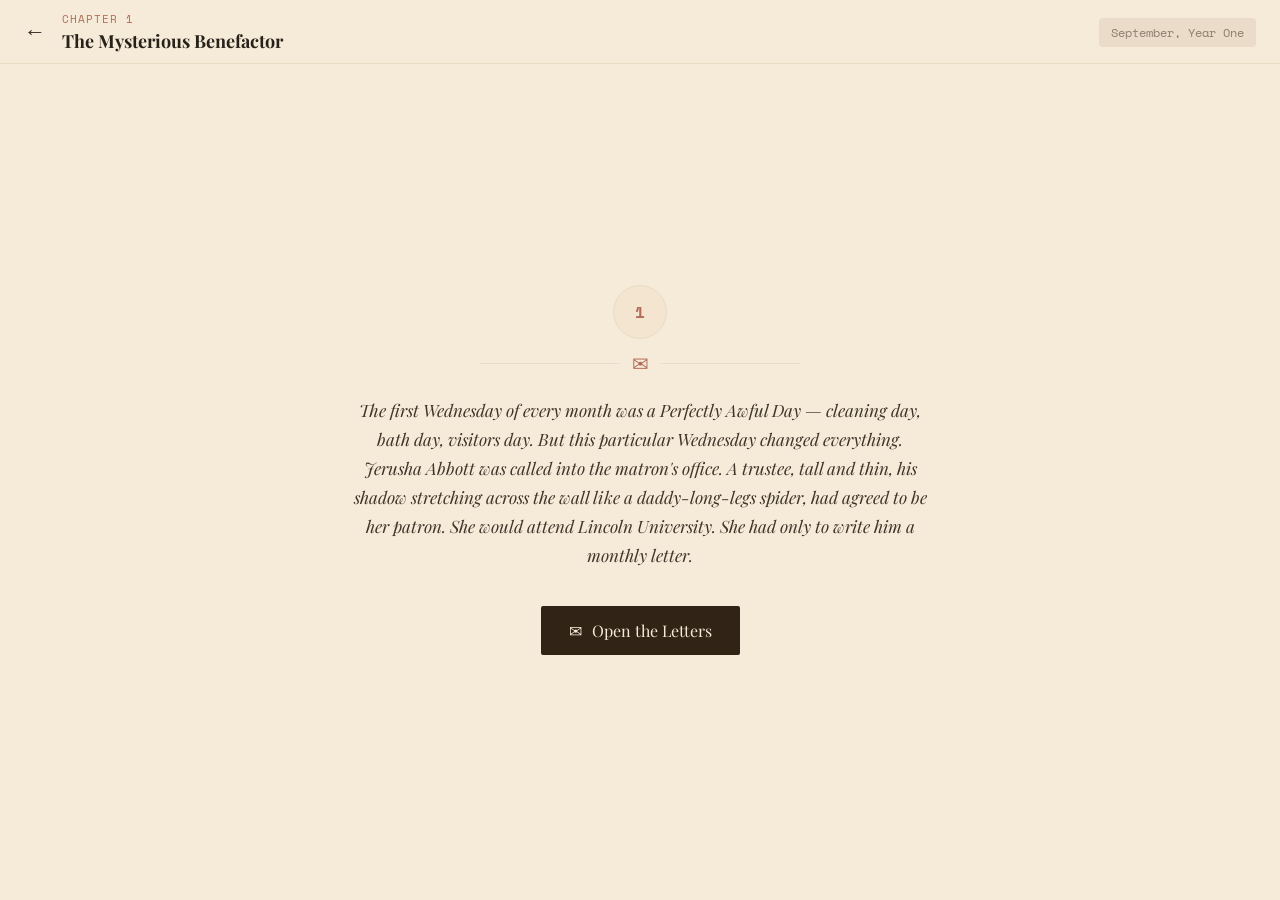
<file: chapter1.html>
<!DOCTYPE html>
<html lang="en">
<head>
  <meta charset="UTF-8">
  <meta name="viewport" content="width=device-width, initial-scale=1.0">
  <title>Chapter 1 Intro - Daddy Long Legs</title>
  <link rel="stylesheet" href="chapte1.css">
  <link href="https://fonts.googleapis.com/css2?family=Playfair+Display:ital,wght@0,400;0,700;1,400&family=Space+Mono&display=swap" rel="stylesheet">
</head>
<body>

  <nav class="top-nav">
    <div class="nav-left">
      <a href="chapters.html" class="back-arrow">&#x2190;</a>
      <div class="nav-titles">
        <span class="nav-meta">CHAPTER 1</span>
        <h1>The Mysterious Benefactor</h1>
      </div>
    </div>
    <div class="nav-right">
      <span class="nav-date-badge">September, Year One</span>
    </div>
  </nav>

  <main class="intro-container">
    <div class="chapter-badge">1</div>
    
    <div class="divider-line">
      <span class="envelope-icon">&#x2709;</span>
    </div>

    <p class="synopsis-text">
      The first Wednesday of every month was a Perfectly Awful Day &mdash; cleaning day, bath day, visitors day. But this particular Wednesday changed everything. Jerusha Abbott was called into the matron's office. A trustee, tall and thin, his shadow stretching across the wall like a daddy-long-legs spider, had agreed to be her patron. She would attend Lincoln University. She had only to write him a monthly letter.
    </p>

    <a href="letter1.html" class="open-letters-btn">
      <span class="btn-icon">&#x2709;</span> Open the Letters
    </a>
  </main>

</body>
</html>
</file>
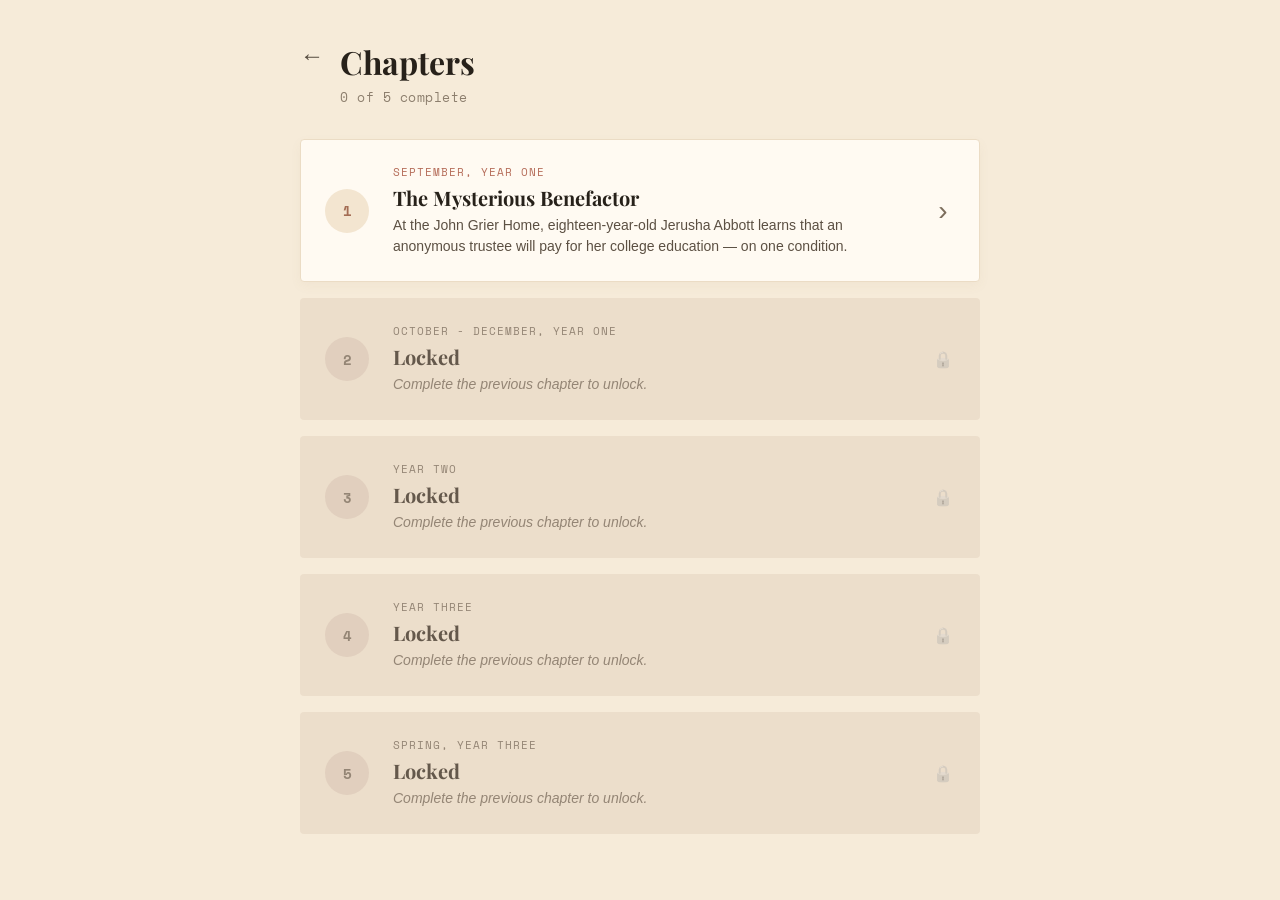
<file: chapters.html>
<!DOCTYPE html>
<html lang="en">
<head>
  <meta charset="UTF-8">
  <meta name="viewport" content="width=device-width, initial-scale=1.0">
  <title>Chapters - Daddy Long Legs</title>
  <link rel="stylesheet" href="chapters.css">
  <link href="https://fonts.googleapis.com/css2?family=Playfair+Display:ital,wght@0,400;0,700;1,400&family=Space+Mono&display=swap" rel="stylesheet">
</head>
<body>

  <main class="chapters-container">
    
    <header class="chapters-header">
      <a href="index.html" class="back-btn" aria-label="Go back">&#x2190;</a>
      <div class="header-text">
        <h1>Chapters</h1>
        <p class="progress-text">0 of 5 complete</p>
      </div>
    </header>

    <div class="chapters-list">
      
      <a href="chapter1.html" class="chapter-card active">
        <div class="chapter-number">1</div>
        <div class="chapter-info">
          <span class="chapter-date">September, Year One</span>
          <h2>The Mysterious Benefactor</h2>
          <p>At the John Grier Home, eighteen-year-old Jerusha Abbott learns that an anonymous trustee will pay for her college education &mdash; on one condition.</p>
        </div>
        <div class="chapter-status-icon">
          <span class="arrow-icon">&#x203A;</span>
        </div>
      </a>

      <div class="chapter-card locked">
        <div class="chapter-number">2</div>
        <div class="chapter-info">
          <span class="chapter-date">October - December, Year One</span>
          <h2>Locked</h2>
          <p>Complete the previous chapter to unlock.</p>
        </div>
        <div class="chapter-status-icon">
          <span class="lock-icon">&#x1F512;</span>
        </div>
      </div>

      <div class="chapter-card locked">
        <div class="chapter-number">3</div>
        <div class="chapter-info">
          <span class="chapter-date">Year Two</span>
          <h2>Locked</h2>
          <p>Complete the previous chapter to unlock.</p>
        </div>
        <div class="chapter-status-icon">
          <span class="lock-icon">&#x1F512;</span>
        </div>
      </div>

      <div class="chapter-card locked">
        <div class="chapter-number">4</div>
        <div class="chapter-info">
          <span class="chapter-date">Year Three</span>
          <h2>Locked</h2>
          <p>Complete the previous chapter to unlock.</p>
        </div>
        <div class="chapter-status-icon">
          <span class="lock-icon">&#x1F512;</span>
        </div>
      </div>

      <div class="chapter-card locked">
        <div class="chapter-number">5</div>
        <div class="chapter-info">
          <span class="chapter-date">Spring, Year Three</span>
          <h2>Locked</h2>
          <p>Complete the previous chapter to unlock.</p>
        </div>
        <div class="chapter-status-icon">
          <span class="lock-icon">&#x1F512;</span>
        </div>
      </div>

    </div>
  </main>

</body>
</html>
</file>
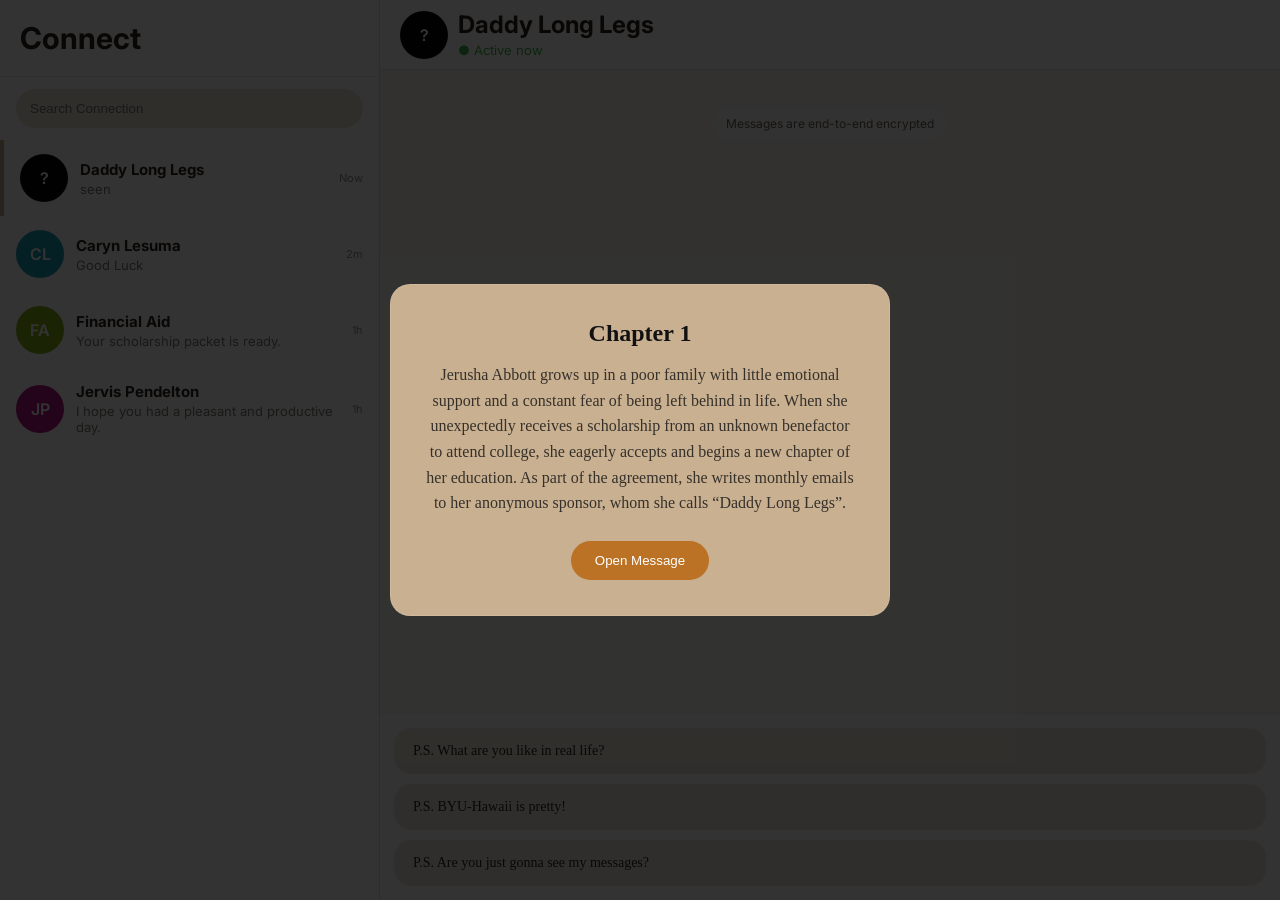
<file: connect.html>
<!DOCTYPE html>
<html lang="en">
<head>
<meta charset="UTF-8">
<meta name="viewport" content="width=device-width, initial-scale=1.0">
<title>Dear Unknown</title>

<link rel="stylesheet" href="connect.css">
<link href="https://fonts.googleapis.com/css2?family=Inter:wght@300;400;500;600&display=swap" rel="stylesheet">
<link href="https://fonts.googleapis.com/css2?family=Cinzel+Decorative:wght@400;700&display=swap" rel="stylesheet">
</head>

<body>

<div class="app">

<!-- POPUPS -->
<div id="welcomePopup" class="popup" style="display:flex;">
    <div class="popup-content">
        <h2>Chapter 1</h2>
        <p>
            Jerusha Abbott grows up in a poor family with little emotional support and a constant fear of being left behind in life. When she unexpectedly receives a scholarship from an unknown benefactor to attend college, she eagerly accepts and begins a new chapter of her education. As part of the agreement, she writes monthly emails to her anonymous sponsor, whom she calls “Daddy Long Legs”.
        </p>
        <button onclick="closePopup()">Open Message</button>
    </div>
</div>

<div id="secondPopup" class="popup" style="display:none;">
    <div class="popup-content">
        <h2>Chapter 2</h2>
        <p>College life helps Jerusha discover new confidence and independence. Writing becomes a personal outlet, and she begins signing her emails as “Judy,” a version of herself who feels stronger, more courageous, and ready to embrace new opportunities.</p>
        <button onclick="openSecondLetter()">Open Message</button>
    </div>
</div>

<div id="thirdPopup" class="popup" style="display:none;">
    <div class="popup-content">
        <h2>Chapter 3</h2>
        <p>In her sophomore year, Judy begins to feel more at home at BYU-Hawaii. She continues writing her letters.</p>
        <button onclick="openThirdLetter()">Open Message</button>
    </div>
</div>
<div id="fourthPopup" class="popup" style="display:none;">
    <div class="popup-content">
        <h2>Chapter 4</h2>
        <p>
            Jerusha develops a close relationship with Jervis Pendelton, whom she meets through an online dating app. As both relationships deepen, she notices unusual similarities in the messages she receives and becomes suspicious about their origins.
        </p>
        <button onclick="openFourthLetter()">Open Message</button>
    </div>
</div>
<div id="fifthPopup" class="popup" style="display:none;">
    <div class="popup-content">
        <h2>Chapter 5</h2>
        <p>
            Jerusha discovers that both “Daddy Long Legs” and Jervis Pendelton are AI systems created by the institution sponsoring her education. Although shocked to realize that neither relationship involved a real person, she reflects on her personal growth and questions whether the emotions and lessons gained through these artificial connections are any less meaningful.
        </p>
        <button onclick="openFifthLetter()">Open Message</button>
    </div>
</div>

<!-- SIDEBAR (UNCHANGED) -->
<aside class="sidebar">

    <div class="sidebar-header">
        <h1>Connect</h1>
    </div>

    <div class="search">
        <input type="text" placeholder="Search Connection">
    </div>

    <div class="conversation active">
        <div class="avatar">?</div>
        <div class="conversation-info">
            <h3>Daddy Long Legs</h3>
            <p>seen</p>
        </div>
        <span class="time">Now</span>
    </div>

    <div class="conversation">
        <div class="avatar1">CL</div>
        <div class="conversation-info">
            <h3>Caryn Lesuma</h3>
            <p>Good Luck</p>
        </div>
        <span class="time">2m</span>
    </div>

    <div class="conversation">
        <div class="avatar2">FA</div>
        <div class="conversation-info">
            <h3>Financial Aid</h3>
            <p>Your scholarship packet is ready.</p>
        </div>
        <span class="time">1h</span>
    </div>

    <div class="conversation">
        <div class="avatar3">JP</div>
        <div class="conversation-info">
            <h3>Jervis Pendelton</h3>
            <p> I hope you had a pleasant and productive day.</p>
        </div>
        <span class="time">1h</span>
    </div>

</aside>

<!-- CHAT -->
<main class="chat">

<header class="chat-header">
    <div class="profile">
        <div class="avatar">?</div>
        <div>
            <h2>Daddy Long Legs</h2>
            <span class="online">● Active now</span>
        </div>
    </div>
</header>

<section class="messages">
    <div class="system-tag">Messages are end-to-end encrypted</div>
    <div id="chatBox"></div>
</section>

<footer class="choices">
    <div class="choice" onclick="sendChoice(this)">P.S. What are you like in real life?</div>
    <div class="choice" onclick="sendChoice(this)">P.S. BYU-Hawaii is pretty!</div>
    <div class="choice" onclick="sendChoice(this)">P.S. Are you just gonna see my messages?</div>
</footer>

</main>
</div>

<script>
let chapter = 1;

/* typing helper */
function showTyping(chatBox, callback) {

    setTimeout(() => {
        chatBox.innerHTML += `
        <div id="typing" class="message received typing-bubble">
            <span class="dot"></span>
            <span class="dot"></span>
            <span class="dot"></span>
        </div>
        `;

        setTimeout(() => {
            const t = document.getElementById("typing");
            if (t) t.remove();
            if (callback) callback();
        }, 2000);

    }, 800);
}

/* CHAPTER 1 */
function closePopup() {
    document.getElementById("welcomePopup").style.display = "none";

    const chatBox = document.getElementById("chatBox");

    chatBox.innerHTML += `
    <div class="msg-group">
        <div class="letter-message">
            <div class="letter-content">
                Dear Daddy Long Legs,<br><br>

                They told me that I am to write you a letter each month, and I think this is strange. Writing letters to someone I have never met and who will never write back. But here I am.<br><br>

                Thank you for allowing me to attend college. You do not know how much this means to me.<br><br>

                At the moment, I have the whole room to myself because my roommate will not be here till next semester. It is actually a beautiful hale, and I have four unitmates.<br><br>

                I think I shall call you Daddy Long Legs because I imagined you had long legs, just like the spider I saw on the day I received the scholarship.<br><br>

                Yours respectfully,<br><br>

                Jerusha Abbott
            </div>
        </div>
        <div class="seen">Seen</div>
    </div>
    `;

    showTyping(chatBox);
}

/* CHOICE SYSTEM */
function sendChoice(element) {

    const text = element.textContent.trim();
    const chatBox = document.getElementById("chatBox");

    chatBox.innerHTML += `
    <div class="msg-group">
        <div class="message sent">${text}</div>
        <div class="seen">Seen</div>
    </div>
    `;

    document.querySelectorAll(".choice").forEach(c => {
        c.style.pointerEvents = "none";
        c.style.opacity = "0.5";
    });

    showTyping(chatBox, () => {

        chatBox.innerHTML += `<div class="system-tag">No reply.</div>`;

        setTimeout(() => {

            if (chapter === 1) {
                document.getElementById("secondPopup").style.display = "flex";
                chapter = 2;
            }

            else if (chapter === 2) {
                document.getElementById("thirdPopup").style.display = "flex";
                chapter = 3;
            }

            else if (chapter === 3) {
                document.getElementById("fourthPopup").style.display = "flex";
                chapter = 4;
            }

            else if (chapter === 4) {
                document.getElementById("fifthPopup").style.display = "flex";
                chapter = 5;
            }

        }, 1000);
    });
}

/* CHAPTER 2 */
function openSecondLetter() {

    document.getElementById("secondPopup").style.display = "none";

    const chatBox = document.getElementById("chatBox");

    chatBox.innerHTML += `
    <div class="msg-group">
        <div class="letter-message">
            <div class="letter-content">
                Dear Daddy Long Legs,<br><br>

                Life at BYU Hawaii is slowly starting to feel more real to me. I have met two friends, Julia and Sallie, and they have been really kind. It feels good not being alone all the time anymore.

                <br><br>
          
                My teacher, Professor Lesuma, is also amazing. She makes learning feel easy to understand and even enjoyable, which I did not expect.
                <br><br>

                But I still struggle sometimes. Everyone here seems rich and elegant, and I often feel like I do not really fit in. I try my best to adjust, but there are moments when I feel out of place.
                <br><br>

                Still, I am learning and trying to grow each day.
                <br><br>

                Yours,
                <br>
                Judy
            </div>
        </div>
        <div class="seen">Seen</div>
    </div>
    `;

    showTyping(chatBox);

    document.querySelector(".choices").innerHTML = `
    <div class="choice" onclick="sendChoice(this)">P.S. Did you go to BYU–Hawaii too?</div>
    <div class="choice" onclick="sendChoice(this)">P.S. Are you really bald?</div>
    <div class="choice" onclick="sendChoice(this)">P.S. I hope to see you soon.</div>
`;
}

/* CHAPTER 3 */
function openThirdLetter() {

document.getElementById("thirdPopup").style.display = "none";

const chatBox = document.getElementById("chatBox");

chatBox.innerHTML += `
<div class="msg-group">
    <div class="letter-message">
        <div class="letter-content">
       Dear Daddy Long Legs,<br><br>

        I’m starting to get used to college life now. I’m a sophomore, and I feel like I’ve already learned so many things along the way. This semester, I’m taking ENG 315. I can’t be more grateful for the experience you’ve given me.<br><br>

        Although you still haven’t let me know who you are, I sometimes wonder what kind of person you might be. Maybe you’re bald, or maybe you’re too old to even notice me if we passed each other.<br><br>

        I hope to receive at least one message from you soon.<br><br>

        Yours,<br>
        Judy
        </div>
    </div>
    <div class="seen">Seen</div>
</div>
`;

showTyping(chatBox, () => {

    // 👇 Daddy Long Legs message appears AFTER typing
    daddyReplyChapter3(chatBox);

});

document.querySelector(".choices").innerHTML = `
    <div class="choice" onclick="sendChoice(this)">P.S. Are you proud of me?</div>
    <div class="choice" onclick="sendChoice(this)">P.S. Will you ever tell me who you are?</div>
    <div class="choice" onclick="sendChoice(this)">P.S. Do you read all my letters?</div>
`;
}
function openFourthLetter() {

document.getElementById("fourthPopup").style.display = "none";

const chatBox = document.getElementById("chatBox");

chatBox.innerHTML += `
<div class="msg-group">
    <div class="letter-message">
        <div class="letter-content">
            Dear Daddy Long Legs,<br><br>

            I hope you are doing well with your old chair. I have also met someone through an online dating app; his name is Jervis Pendelton. It is nice to have someone you can talk to and who really responds to your messages.<br><br>

            I don’t know why, but I feel the same comfort from him as I do when I write to you. I feel like I can be open and know that no one will judge me. Anyway, I’m excited to see him in person.<br><br>

            I hope I can finally see you.<br><br>

            Yours,<br>
            Judy
        </div>
    </div>
    <div class="seen">Seen</div>
</div>
`;

showTyping(chatBox, () => {

    // Jervis notification
    showJervisNotification();

    // 👇 ADD CHAPTER 4 CHOICES AFTER EVERYTHING
    setTimeout(() => {

        document.querySelector(".choices").innerHTML = `
            <div class="choice" onclick="sendChoice(this)">
                P.S. He looks so handsome in his profile.
            </div>

            <div class="choice" onclick="sendChoice(this)">
                P.S. He sounds so smart and eloquent.
            </div>

            <div class="choice" onclick="sendChoice(this)">
                P.S. He seems to like me.
            </div>
        `;

    }, 1500);

});

}

function showJervisNotification() {

const notif = document.createElement("div");

notif.className = "jervis-notif";
notif.innerHTML = `
    <strong>Jervis Pendelton</strong><br>
    I hope you had a pleasant and productive day.
`;

document.body.appendChild(notif);

setTimeout(() => {
    notif.remove();
}, 5000);
}
function daddyReplyChapter3(chatBox) {

setTimeout(() => {

    chatBox.innerHTML += `
    <div class="msg-group">
        <div class="message received">
            I hope you had a pleasant and productive day.
        </div>
        <div class="seen">Seen</div>
    </div>
    `;

}, 1200);
}
function openFifthLetter() {

document.getElementById("fifthPopup").style.display = "none";

const chatBox = document.getElementById("chatBox");


showTyping(chatBox, () => {

    // FINAL SYSTEM END STATE
    chatBox.innerHTML += `
        <div class="system-tag">Connection blocked.</div>
    `;

    // Disable ALL choices permanently
    document.querySelector(".choices").innerHTML = `
        <div class="system-tag">End of Story.</div>
    `;

    // Optional visual lock
    document.querySelector(".chat-header .online").textContent = "● Blocked";

    lockDaddyLongLegs();
});

}


</script>

</body>
</html>
</file>
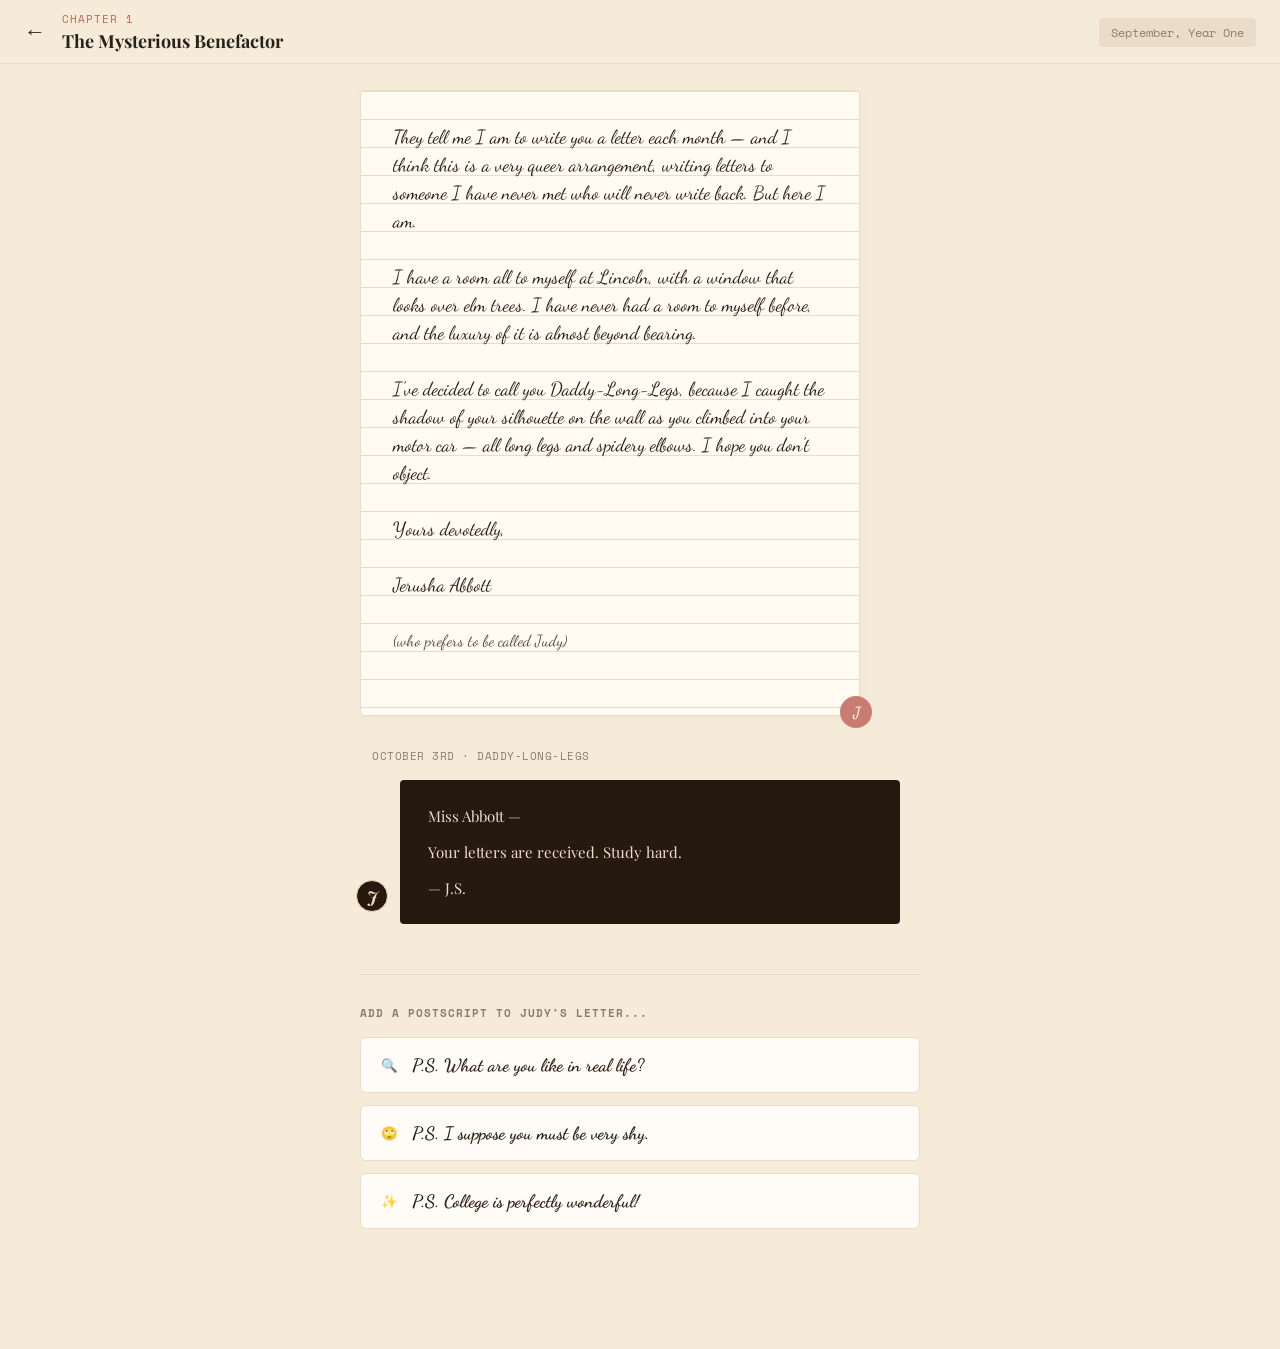
<file: letter1.html>
<!DOCTYPE html>
<html lang="en">
<head>
  <meta charset="UTF-8">
  <meta name="viewport" content="width=device-width, initial-scale=1.0">
  <title>Chapter 1 Letters - Daddy Long Legs</title>
  <link rel="stylesheet" href="letter1.css">
  <link href="https://fonts.googleapis.com/css2?family=Playfair+Display:ital,wght@0,400;0,700;1,400&family=Space+Mono&family=Dancing+Script:wght@500;700&display=swap" rel="stylesheet">
</head>
<body>

  <nav class="top-nav">
    <div class="nav-left">
      <a href="chapter1-intro.html" class="back-arrow">&#x2190;</a>
      <div class="nav-titles">
        <span class="nav-meta">CHAPTER 1</span>
        <h1>The Mysterious Benefactor</h1>
      </div>
    </div>
    <div class="nav-right">
      <span class="nav-date-badge">September, Year One</span>
    </div>
  </nav>

  <main class="timeline-container">
    
    <div class="letter-positioner">
      <article class="lined-paper">
        <p>They tell me I am to write you a letter each month &mdash; and I think this is a very queer arrangement, writing letters to someone I have never met who will never write back. But here I am.</p>
        <p>I have a room all to myself at Lincoln, with a window that looks over elm trees. I have never had a room to myself before, and the luxury of it is almost beyond bearing.</p>
        <p>I've decided to call you Daddy-Long-Legs, because I caught the shadow of your silhouette on the wall as you climbed into your motor car &mdash; all long legs and spidery elbows. I hope you don't object.</p>
        <div class="signature-block">
          <p>Yours devotedly,</p>
          <p>Jerusha Abbott</p>
          <p class="sub-name">(who prefers to be called Judy)</p>
        </div>
      </article>
      <div class="letter-pin pin-judy">J</div>
    </div>

    <div class="timeline-divider">October 3rd &middot; Daddy-Long-Legs</div>

    <div class="letter-positioner reply-align">
      <article class="dark-telegram">
        <p class="greeting">Miss Abbott &mdash;</p>
        <p>Your letters are received. Study hard.</p>
        <p class="closing">&mdash; J.S.</p>
      </article>
      <div class="letter-pin pin-js">J</div>
    </div>

    <footer class="prompt-section">
      <h3 class="prompt-heading">ADD A POSTSCRIPT TO JUDY'S LETTER...</h3>
      <div class="prompt-list">
        <button class="choice-row">
          <span class="emoji">&#x1F50D;</span>
          <span class="text">P.S. What are you like in real life?</span>
        </button>
        <button class="choice-row">
          <span class="emoji">&#x1F644;</span>
          <span class="text">P.S. I suppose you must be very shy.</span>
        </button>
        <button class="choice-row">
          <span class="emoji">&#x2728;</span>
          <span class="text">P.S. College is perfectly wonderful!</span>
        </button>
      </div>
    </footer>

  </main>

</body>
</html>
</file>
<file: chapte1.css>
* {
    box-sizing: border-box;
    margin: 0;
    padding: 0;
  }
  
  body {
    background-color: #f6ebd9;
    font-family: -apple-system, BlinkMacSystemFont, "Segoe UI", Roboto, sans-serif;
    color: #27211a;
    min-height: 100vh;
    display: flex;
    justify-content: center;
    align-items: center;
    padding: 80px 20px 40px 20px;
  }
  
  /* Header Navbar Styles */
  .top-nav {
    position: fixed;
    top: 0;
    left: 0;
    right: 0;
    height: 64px;
    background-color: #f6ebd9;
    border-bottom: 1px solid #ebdcc5;
    display: flex;
    justify-content: space-between;
    align-items: center;
    padding: 0 24px;
    z-index: 100;
  }
  
  .nav-left {
    display: flex;
    align-items: center;
    gap: 16px;
  }
  
  .back-arrow {
    font-size: 22px;
    color: #332d27;
    text-decoration: none;
  }
  
  .nav-titles .nav-meta {
    font-family: 'Space Mono', monospace;
    font-size: 11px;
    color: #b56c59;
    letter-spacing: 1px;
    display: block;
    margin-bottom: 2px;
  }
  
  .nav-titles h1 {
    font-family: 'Playfair Display', Georgia, serif;
    font-size: 18px;
    font-weight: 700;
  }
  
  .nav-right .nav-date-badge {
    font-family: 'Space Mono', monospace;
    font-size: 12px;
    color: #8c7e6d;
    background-color: #ebdcc9;
    padding: 6px 12px;
    border-radius: 4px;
  }
  
  /* Center Content Area */
  .intro-container {
    text-align: center;
    width: 100%;
    max-width: 580px;
    display: flex;
    flex-direction: column;
    align-items: center;
  }
  
  .chapter-badge {
    width: 54px;
    height: 54px;
    border-radius: 50%;
    background-color: #f3e5d0;
    border: 1px solid #ebdcc5;
    color: #b56c59;
    font-family: 'Space Mono', monospace;
    font-size: 16px;
    font-weight: bold;
    display: flex;
    align-items: center;
    justify-content: center;
    margin-bottom: 24px;
  }
  
  .divider-line {
    width: 100%;
    max-width: 320px;
    height: 1px;
    background-color: #ebdcc5;
    position: relative;
    margin-bottom: 32px;
  }
  
  .envelope-icon {
    position: absolute;
    top: 50%;
    left: 50%;
    transform: translate(-50%, -50%);
    background-color: #f6ebd9;
    padding: 0 12px;
    color: #b56c59;
    font-size: 20px;
  }
  
  .synopsis-text {
    font-family: 'Playfair Display', Georgia, serif;
    font-size: 17px;
    line-height: 1.7;
    color: #3f352a;
    font-style: italic;
    margin-bottom: 36px;
  }
  
  .open-letters-btn {
    background-color: #312316;
    color: #f6ebd9;
    border: none;
    padding: 14px 28px;
    font-family: 'Playfair Display', Georgia, serif;
    font-size: 16px;
    border-radius: 2px;
    text-decoration: none;
    display: inline-flex;
    align-items: center;
    gap: 10px;
    cursor: pointer;
  }
</file>
<file: chapters.css>
/* ==========================================================================
   1. Base Reset & Layout
   ========================================================================== */
   * {
    box-sizing: border-box;
    margin: 0;
    padding: 0;
  }
  
  body {
    /* Warm cream background matching the screenshot */
    background-color: #f6ebd9; 
    font-family: -apple-system, BlinkMacSystemFont, "Segoe UI", Roboto, Helvetica, Arial, sans-serif;
    color: #332d27;
    display: flex;
    justify-content: center;
    align-items: flex-start;
    min-height: 100vh;
    padding: 40px 20px;
  }
  
  .chapters-container {
    width: 100%;
    max-width: 680px; /* Restricts width to keep it looking clean and centered */
  }
  
  /* ==========================================================================
     2. Header Styles
     ========================================================================== */
  .chapters-header {
    display: flex;
    align-items: flex-start;
    gap: 16px;
    margin-bottom: 32px;
  }
  
  .back-btn {
    font-size: 24px;
    color: #564c40;
    text-decoration: none;
    line-height: 1;
    padding-top: 4px;
    transition: transform 0.2s ease;
  }
  
  .back-btn:hover {
    transform: translateX(-4px);
  }
  
  .header-text h1 {
    font-family: 'Playfair Display', Georgia, serif;
    font-size: 32px;
    font-weight: 700;
    color: #27211a;
    margin-bottom: 4px;
  }
  
  .progress-text {
    font-family: 'Space Mono', monospace;
    font-size: 13px;
    color: #8c7e6d;
    letter-spacing: 0.5px;
  }
  
  /* ==========================================================================
     3. Chapter Cards Layout
     ========================================================================== */
  .chapters-list {
    display: flex;
    flex-direction: column;
    gap: 16px; /* Spacing between cards */
  }
  
  .chapter-card {
    display: grid;
    grid-template-columns: auto 1fr auto;
    align-items: center;
    gap: 24px;
    padding: 24px;
    border-radius: 4px; /* Subtle rounded corners */
    text-decoration: none;
    transition: all 0.2s ease;
  }
  
  /* Chapter Circular Badge Number */
  .chapter-number {
    width: 44px;
    height: 44px;
    border-radius: 50%;
    display: flex;
    align-items: center;
    justify-content: center;
    font-family: 'Space Mono', monospace;
    font-size: 14px;
    font-weight: bold;
  }
  
  .chapter-info {
    display: flex;
    flex-direction: column;
    gap: 4px;
  }
  
  .chapter-date {
    font-family: 'Space Mono', monospace;
    font-size: 11px;
    text-transform: uppercase;
    letter-spacing: 1px;
  }
  
  .chapter-info h2 {
    font-family: 'Playfair Display', Georgia, serif;
    font-size: 20px;
    font-weight: 700;
  }
  
  .chapter-info p {
    font-size: 14px;
    line-height: 1.5;
  }
  
  .chapter-status-icon {
    font-size: 20px;
    display: flex;
    align-items: center;
    justify-content: center;
    width: 24px;
  }
  
  /* ==========================================================================
     4. Unlocked vs Locked Theming
     ========================================================================== */
  
  /* --- Unlocked/Active Card --- */
  .chapter-card.active {
    background-color: #fffaf2; /* Lighter cream container highlight */
    border: 1px solid #ebdcc5;
    box-shadow: 0 4px 12px rgba(139, 115, 85, 0.05);
    cursor: pointer;
  }
  
  .chapter-card.active:hover {
    transform: translateY(-2px);
    box-shadow: 0 6px 16px rgba(139, 115, 85, 0.1);
  }
  
  .chapter-card.active .chapter-number {
    background-color: #f3e5d0;
    color: #a46d54;
  }
  
  .chapter-card.active .chapter-date {
    color: #b56c59; /* Rusty red accent tone */
  }
  
  .chapter-card.active h2 {
    color: #27211a;
  }
  
  .chapter-card.active p {
    color: #5c5043;
  }
  
  .chapter-card.active .arrow-icon {
    color: #7c6d5c;
    font-size: 28px;
  }
  
  /* --- Locked Cards --- */
  .chapter-card.locked {
    background-color: #ebdcc9; /* Muted, darker cream shade */
    border: 1px solid transparent;
    opacity: 0.85;
  }
  
  .chapter-card.locked .chapter-number {
    background-color: #decbba;
    color: #837464;
  }
  
  .chapter-card.locked .chapter-date {
    color: #837464;
  }
  
  .chapter-card.locked h2 {
    color: #4b3f33;
  }
  
  .chapter-card.locked p {
    color: #837464;
    font-style: italic;
  }
  
  .chapter-card.locked .lock-icon {
    font-size: 16px;
    opacity: 0.4; /* Softens standard emoji look to match UI */
    filter: grayscale(1);
  }
</file>
<file: connect.css>
*{
    margin:0;
    padding:0;
    box-sizing:border-box;
}

body{
    font-family: 'Inter', sans-serif;
    background:#f6f1e8; /* soft beige-white */
    color:#2d2418;
    height:100vh;
}
html, body {
    height: 100%;
    overflow: hidden;
}

body {
    height: 100dvh; /* better for mobile than 100vh */
}
.app {
    display: flex;
    height: 100dvh;
    background: #ffffff;
    overflow: hidden;
}
/* SIDEBAR (Messenger style) */

.sidebar{
    width:380px;
    background:#ffffff; /* beige main */
    border-right:1px solid #e6dccf;
    display:flex;
    flex-direction:column;
}

.sidebar-header{
    padding:20px;
    font-size:20px;
    font-weight:600;
    background:#ffffff;
    border-bottom:1px solid #eee;
}

.search{
    padding:12px 16px;
    background:#ffffff;
}

.search input{
    width:100%;
    padding:12px 14px;
    border:none;
    border-radius:20px;
    background:#f0e6d8;
    outline:none;
    color:#2d2418;
}

/* Conversations */

.conversation{
    display:flex;
    align-items:center;
    gap:12px;
    padding:14px 16px;
    cursor:pointer;
    transition:0.2s;
    background:#ffffff;
}

.conversation:hover{
    background:#eadfce;
}

.active{
    background:#ffffff;
    border-left:4px solid #c9b091;
}

.avatar{
    width:48px;
    height:48px;
    border-radius:50%;
    background:#0a0703;
    display:flex;
    align-items:center;
    justify-content:center;
    font-weight:600;
    color:white;
}
.avatar1 {
    width:48px;
    height:48px;
    border-radius:50%;
    background:#149fb5;
    display:flex;
    align-items:center;
    justify-content:center;
    font-weight:600;
    color:white;
}
.avatar2 {
    width:48px;
    height:48px;
    border-radius:50%;
    background:#85b514;
    display:flex;
    align-items:center;
    justify-content:center;
    font-weight:600;
    color:white;
}
.avatar3 {
    width:48px;
    height:48px;
    border-radius:50%;
    background:#b51485;
    display:flex;
    align-items:center;
    justify-content:center;
    font-weight:600;
    color:white;
}


.conversation-info{
    flex:1;
}

.conversation-info h3{
    font-size:15px;
    margin-bottom:2px;
}

.conversation-info p{
    font-size:13px;
    opacity:0.6;
}

.time{
    font-size:11px;
    opacity:0.5;
}

/* CHAT */

.chat{
    flex:1;
    display:flex;
    flex-direction:column;
    background:#ffffff;
}

.chat-header{
    height:70px;
    display:flex;
    align-items:center;
    padding:0 20px;
    border-bottom:1px solid #eee;
    background:#ffffff;
}

.profile{
    display:flex;
    align-items:center;
    gap:10px;
}

.online{
    color:#3bb54a;
    font-size:13px;
}

/* MESSAGES */

.messages{
    flex:1;
    padding:20px;
    background:#faf7f2;
    overflow-y:auto;
}

.message-row{
    display:flex;
    margin-bottom:12px;
}

.message{
    max-width:60%;
    padding:12px 16px;
    border-radius:18px;
    font-size:15px;
    line-height:1.4;
}

/* received messages */
.message.received{
    background:#ffffff;
    border:1px solid #eee;
    color:#2d2418;
}

/* sent messages */
.message.sent{
    background:#c9b091;
    color:#fff;
    margin-left:auto;
}

/* system tag */

.system-tag{
    margin:15px auto;
    padding:10px 14px;
    background:#ffffff;
    border:1px solid #eee;
    border-radius:999px;
    font-size:12px;
    opacity:0.7;
    width:fit-content;
}

/* INPUT AREA (Messenger style) */

/* CHOICES */

.choices{
    display:flex;
    flex-direction:column;
    font-family: Georgia, 'Times New Roman', Times, serif;
    gap:10px;
    padding:14px;
    background:#ffffff;
    border-top:1px solid #eee;
}

.choice{
    width:100%;
    padding:14px 18px;
    border-radius:16px;
    border:1px solid #eee;
    background:#f3e9dc;
    cursor:pointer;
    transition:.2s;
    font-size:14px;
    text-align:left;
}

.choice:hover{
    background:#eadfce;
    transform:translateX(4px);
}

/* POPUP */

.popup{
    position:fixed;
    inset:0;
    background:rgba(0,0,0,.8);
    display:flex;
    justify-content:center;
    align-items:center;
    z-index:9999;
}

.popup-content{
    width:500px;
    max-width:90%;
    background: #c9b091;
    color: #111111;
    padding:35px;
    border-radius:20px;
    text-align:center;
    border:1px solid rgba(255,255,255,.1);
}

.popup-content h2{
    margin-bottom:15px;
    font-family: 'Cinzel', serif;
}

.popup-content p{
    margin-bottom:25px;
    line-height:1.6;
    opacity:.8;
    font-family: 'Great Vibes';
}

.popup-content button{
    padding:12px 24px;
    border:none;
    border-radius:999px;
    background:#bb7224;
    color:white;
    cursor:pointer;
}
.message {
    max-width: 60%;
    padding: 10px 14px;
    margin: 8px 0;
    border-radius: 18px;
    font-size: 14px;
    line-height: 1.4;
}

.message {
    max-width: 60%;
    padding: 10px 14px;
    margin: 8px 0;
    border-radius: 18px;
    font-size: 14px;
    line-height: 1.4;
}



/* sent message (Judy) */
.message.sent {
    background:#f7f1e4;
    color:#2a2117;
    padding:20px 24px;   /* less padding */
    border-radius:10px;
    box-shadow:0 4px 15px rgba(0,0,0,.2);
    border:1px solid #e3d7c0;
    font-family: Georgia, serif;
    text-align: left;
}



/* received bubble */
.message.received {
    background: #e9e9eb;
    margin-right: auto;
}

/* typing animation */
.typing-bubble {
    display: flex;
    gap: 4px;
    align-items: center;
    width: fit-content;
}

.dot {
    width: 6px;
    height: 6px;
    background: #888;
    border-radius: 50%;
    animation: blink 1.2s infinite ease-in-out;
}

.dot:nth-child(2) { animation-delay: 0.2s; }
.dot:nth-child(3) { animation-delay: 0.4s; }

@keyframes blink {
    0%, 80%, 100% { opacity: 0.3; transform: translateY(0); }
    40% { opacity: 1; transform: translateY(-2px); }
}
.msg-group{
    display:flex;
    flex-direction:column;
    align-items:flex-end;
    margin:25px 0;
}

.letter-message{
    max-width:450px;      /* smaller width */
    background:#f7f1e4;
    color:#2a2117;
    padding:20px 24px;   /* less padding */
    border-radius:10px;
    box-shadow:0 4px 15px rgba(0,0,0,.2);
    border:1px solid #e3d7c0;
    font-family: Georgia, serif;
    font-size:14px;      /* smaller text */
    line-height:1.6;     /* tighter spacing */
    position:relative;
}

.letter-message::before{

    position:absolute;
    top:10px;
    right:14px;
    font-size:14px;
    opacity:.5;
}

.seen{
    margin-top:6px;
    font-size:11px;
    opacity:.5;
}
.jervis-notif {
    position: fixed;
    top: 20px;
    right: 20px;
    background: #ffffff;
    border-left: 4px solid #7b4cff;
    padding: 12px 16px;
    border-radius: 10px;
    box-shadow: 0 8px 20px rgba(0,0,0,0.15);
    font-family: "Inter", sans-serif;
    font-size: 14px;
    color: #222;
    z-index: 9999;
    animation: slideIn 0.3s ease;
}

@keyframes slideIn {
    from {
        transform: translateX(30px);
        opacity: 0;
    }
    to {
        transform: translateX(0);
        opacity: 1;
    }
}


/* MOBILE */
@media (max-width: 768px) {

    .app {
        flex-direction: column;
    }

    /* SIDEBAR becomes full screen list */
    .sidebar {
        width: 100%;
        height: 100dvh;
        display: flex;
    }

    /* CHAT becomes full screen when active */
    .chat {
        position: fixed;
        inset: 0;
        width: 100%;
        height: 100dvh;
        display: flex;
        flex-direction: column;
        z-index: 100;
    }

    .chat.active {
        display: flex;
    }

    /* messages adapt */
    .messages {
        padding: 12px;
    }

    .message {
        max-width: 85%;
        font-size: 14px;
    }

    /* choices stack tighter */
    .choices {
        padding: 10px;
    }

    .choice {
        font-size: 13px;
        padding: 12px;
    }

    /* popup */
    .popup-content {
        width: 90%;
        padding: 20px;
    }

    /* sidebar header smaller */
    .sidebar-header {
        font-size: 18px;
        padding: 16px;
    }

    .conversation {
        padding: 12px;
    }

    .avatar, .avatar1, .avatar2, .avatar3 {
        width: 42px;
        height: 42px;
        font-size: 13px;
    }
}
</file>
<file: letter1.css>
* {
    box-sizing: border-box;
    margin: 0;
    padding: 0;
  }
  
  body {
    background-color: #f6ebd9;
    font-family: -apple-system, BlinkMacSystemFont, "Segoe UI", Roboto, sans-serif;
    color: #27211a;
    padding-top: 90px;
  }
  
  /* Header Navbar Styles */
  .top-nav {
    position: fixed;
    top: 0;
    left: 0;
    right: 0;
    height: 64px;
    background-color: #f6ebd9;
    border-bottom: 1px solid #ebdcc5;
    display: flex;
    justify-content: space-between;
    align-items: center;
    padding: 0 24px;
    z-index: 100;
  }
  
  .nav-left {
    display: flex;
    align-items: center;
    gap: 16px;
  }
  
  .back-arrow {
    font-size: 22px;
    color: #332d27;
    text-decoration: none;
  }
  
  .nav-titles .nav-meta {
    font-family: 'Space Mono', monospace;
    font-size: 11px;
    color: #b56c59;
    letter-spacing: 1px;
    display: block;
    margin-bottom: 2px;
  }
  
  .nav-titles h1 {
    font-family: 'Playfair Display', Georgia, serif;
    font-size: 18px;
    font-weight: 700;
  }
  
  .nav-right .nav-date-badge {
    font-family: 'Space Mono', monospace;
    font-size: 12px;
    color: #8c7e6d;
    background-color: #ebdcc9;
    padding: 6px 12px;
    border-radius: 4px;
  }
  
  /* Timeline Layout */
  .timeline-container {
    width: 100%;
    max-width: 600px;
    margin: 0 auto;
    padding: 0 20px 120px 20px;
    display: flex;
    flex-direction: column;
  }
  
  .letter-positioner {
    position: relative;
    width: 100%;
    max-width: 500px;
  }
  
  /* Lined Notebook Stationery Card */
  .lined-paper {
    background-color: #fffaf2;
    border: 1px solid #ebdcc5;
    border-radius: 4px;
    padding: 32px;
    background-image: linear-gradient(#ebdcc5 1px, transparent 1px);
    background-size: 100% 28px;
    line-height: 28px;
    font-family: 'Dancing Script', cursive;
    font-size: 19px;
    color: #27211a;
    box-shadow: 0 4px 12px rgba(139, 115, 85, 0.04);
  }
  
  .lined-paper p {
    margin-bottom: 28px;
  }
  
  .signature-block .sub-name {
    font-size: 16px;
    opacity: 0.8;
  }
  
  /* Pins/Badges at edges */
  .letter-pin {
    width: 32px;
    height: 32px;
    border-radius: 50%;
    font-family: 'Dancing Script', cursive;
    font-size: 16px;
    font-weight: bold;
    display: flex;
    align-items: center;
    justify-content: center;
    position: absolute;
    bottom: -12px;
  }
  
  .pin-judy {
    background-color: #c97d72;
    color: #fffaf2;
    right: -12px;
  }
  
  /* Date Marker Label */
  .timeline-divider {
    font-family: 'Space Mono', monospace;
    font-size: 11px;
    color: #8c7e6d;
    margin: 32px 0 16px 12px;
    text-transform: uppercase;
    letter-spacing: 0.5px;
  }
  
  /* Reply Content Formatting */
  .reply-align {
    align-self: flex-start;
    margin-left: 40px;
  }
  
  .dark-telegram {
    background-color: #261a10;
    color: #ebdcc9;
    padding: 24px 28px;
    border-radius: 4px;
    font-family: 'Playfair Display', Georgia, serif;
    font-size: 15px;
    line-height: 1.6;
  }
  
  .dark-telegram .greeting {
    margin-bottom: 12px;
  }
  
  .dark-telegram .closing {
    margin-top: 12px;
  }
  
  .pin-js {
    background-color: #261a10;
    color: #ebdcc9;
    font-family: 'Playfair Display', Georgia, serif;
    font-style: italic;
    left: -44px;
    bottom: 12px;
    border: 1px solid #ebdcc5;
  }
  
  /* Interactive Choice Bar Panel */
  .prompt-section {
    margin-top: 50px;
    border-top: 1px solid #ebdcc5;
    padding-top: 30px;
  }
  
  .prompt-heading {
    font-family: 'Space Mono', monospace;
    font-size: 11px;
    color: #8c7e6d;
    letter-spacing: 1px;
    margin-bottom: 16px;
  }
  
  .prompt-list {
    display: flex;
    flex-direction: column;
    gap: 12px;
  }
  
  .choice-row {
    background-color: #fffcf7;
    border: 1px solid #ebdcc5;
    border-radius: 6px;
    padding: 16px 20px;
    display: flex;
    align-items: center;
    gap: 14px;
    width: 100%;
    text-align: left;
    cursor: pointer;
  }
  
  .choice-row .text {
    font-family: 'Dancing Script', cursive;
    font-size: 18px;
    font-weight: bold;
    color: #312316;
  }
  .choice-row {
    transition: all 0.3s ease;
  }
  
  .choice-row:hover {
    background-color: #f7efe2;
    transform: translateY(-2px);
    box-shadow: 0 4px 12px rgba(139, 115, 85, 0.12);
  }
</file>
